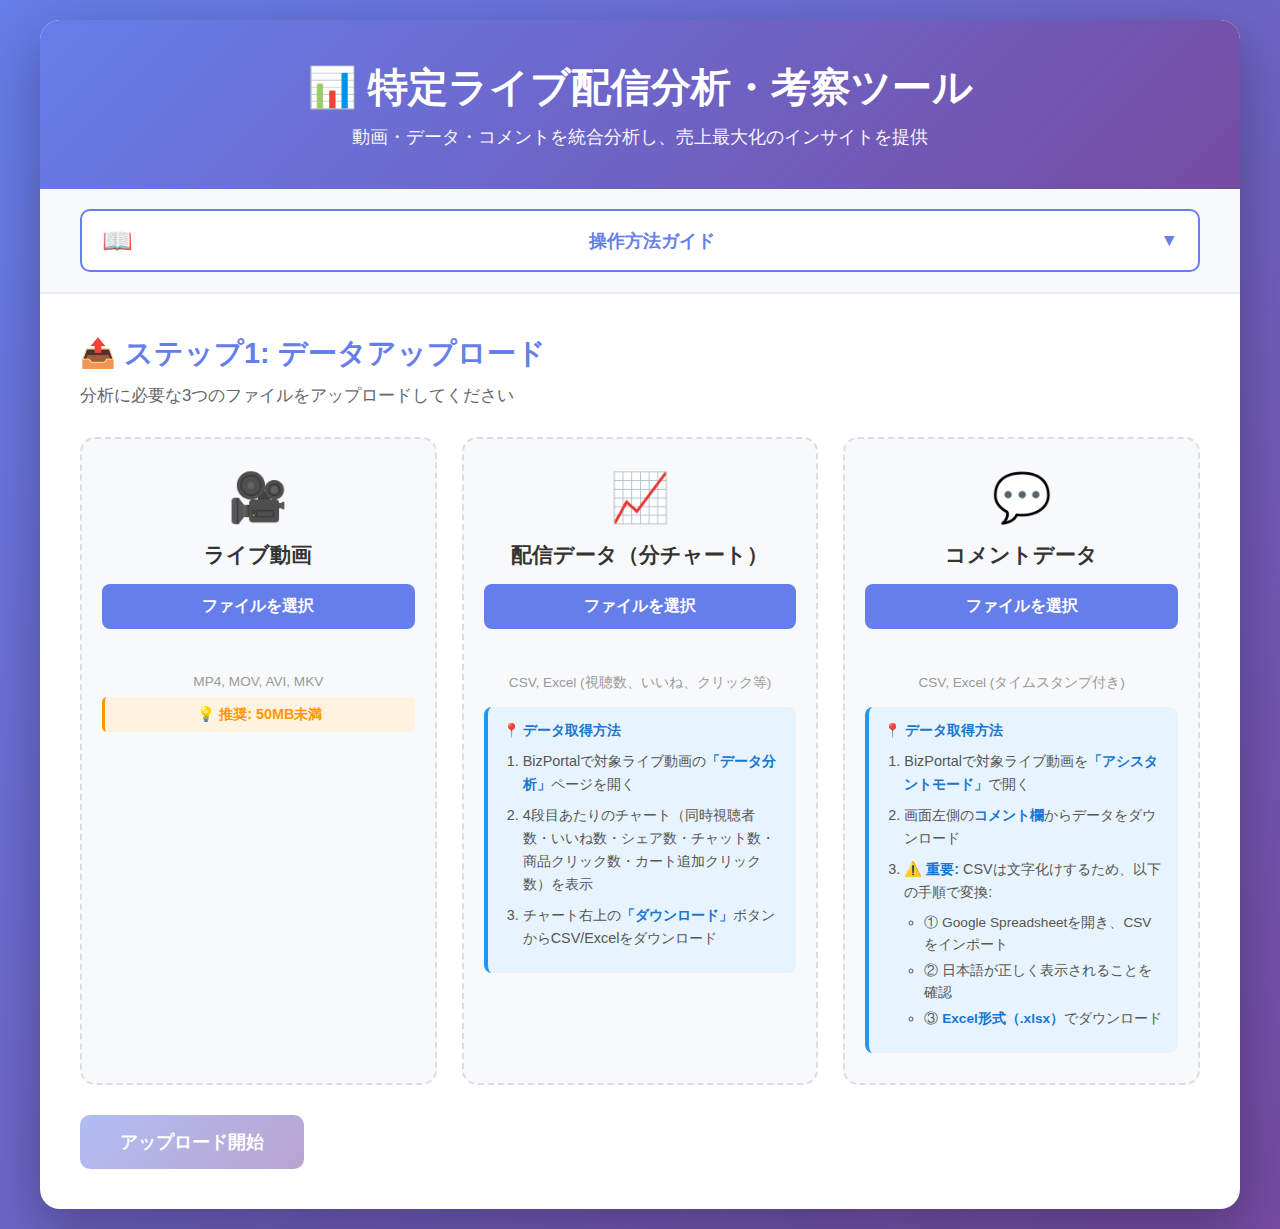
<file: templates/index.html>
<!DOCTYPE html>
<html lang="ja">
<head>
    <meta charset="UTF-8">
    <meta name="viewport" content="width=device-width, initial-scale=1.0">
    <title>特定ライブ配信分析・考察ツール</title>
    <link rel="stylesheet" href="/static/css/style.css">
</head>
<body>
    <div class="container">
        <!-- Header -->
        <header class="header">
            <h1>📊 特定ライブ配信分析・考察ツール</h1>
            <p class="subtitle">動画・データ・コメントを統合分析し、売上最大化のインサイトを提供</p>
        </header>

        <!-- User Guide Section (Collapsible) -->
        <section class="guide-section">
            <button class="guide-toggle" id="guideToggle">
                <span class="guide-icon">📖</span>
                <span class="guide-title">操作方法ガイド</span>
                <span class="toggle-icon" id="toggleIcon">▼</span>
            </button>
            <div class="guide-content" id="guideContent" style="display: none;">
                <div class="guide-inner">
                    <h3>🎯 このツールでできること</h3>
                    <p>ライブ配信の動画・配信データ・視聴者コメントを統合分析し、<strong>12スライドの詳細レポート</strong>を自動生成します。</p>
                    
                    <h3>📋 必要なファイル</h3>
                    <div class="guide-requirements">
                        <div class="requirement-item">
                            <h4>1. ライブ動画ファイル</h4>
                            <ul>
                                <li>形式: MP4, MOV, AVI, MKV</li>
                                <li><strong>推奨サイズ: 50MB未満</strong></li>
                                <li>内容: 実際のライブ配信の録画</li>
                                <li>用途: 動画内イベント（商品紹介、実演等）の分析</li>
                            </ul>
                        </div>
                        <div class="requirement-item">
                            <h4>2. 配信データ（分チャート）</h4>
                            <ul>
                                <li>形式: CSV または Excel (.xlsx, .xls)</li>
                                <li>必須列: 経過時間(分)、視聴者数、いいね数、コメント数、クリック数</li>
                                <li>例: 1分ごとの視聴者数やクリック数の推移データ</li>
                                <li>用途: 時系列トレンド分析、ピーク検出</li>
                            </ul>
                        </div>
                        <div class="requirement-item">
                            <h4>3. コメントデータ</h4>
                            <ul>
                                <li>形式: CSV または Excel (.xlsx, .xls)</li>
                                <li>必須列: コメント本文、タイムスタンプ（時刻または経過時間）</li>
                                <li>推奨列: ユーザー名、メッセージID</li>
                                <li>用途: コメント分類（質問/驚き/購入意志等）、エンゲージメント分析</li>
                            </ul>
                        </div>
                    </div>

                    <h3>🚀 使い方（3ステップ）</h3>
                    <div class="guide-steps">
                        <div class="step-item">
                            <div class="step-number">1</div>
                            <div class="step-content">
                                <h4>ファイルアップロード</h4>
                                <p>上記3つのファイルを選択し、「アップロード開始」ボタンをクリック</p>
                            </div>
                        </div>
                        <div class="step-item">
                            <div class="step-number">2</div>
                            <div class="step-content">
                                <h4>分析実行とレポートダウンロード</h4>
                                <p>「🚀 分析開始」ボタンをクリック（処理時間: 3〜5分）<br>
                                完了後、PowerPointレポートをダウンロード</p>
                            </div>
                        </div>
                        <div class="step-item">
                            <div class="step-number">3</div>
                            <div class="step-content">
                                <h4>Genspark AIスライド生成（オプション）</h4>
                                <p>より高品質なスライドが必要な場合：<br>
                                ① 画面に表示される「Genspark AIスライド生成用プロンプト」をコピー<br>
                                ② Slack経由でGensparkユーザーに転送<br>
                                ③ Gensparkユーザーがデザイン性の高いスライドを作成</p>
                            </div>
                        </div>
                    </div>

                    <h3>📊 生成されるレポート内容</h3>
                    <div class="guide-output">
                        <p><strong>12スライド構成の詳細レポート：</strong></p>
                        <ol>
                            <li>カバーページ（タイトル、配信概要）</li>
                            <li>主要KPIサマリー（6指標）</li>
                            <li>時系列分析(1) 視聴者数推移</li>
                            <li>時系列分析(2) クリック数推移</li>
                            <li>時系列分析(3) エンゲージメント推移</li>
                            <li>単一指標分析 - 視聴者数</li>
                            <li>単一指標分析 - クリック数</li>
                            <li>単一指標分析 - エンゲージメント</li>
                            <li>複数指標分析 - 視聴×クリック相関</li>
                            <li>コメント定量分析（6カテゴリ分類）</li>
                            <li>総合考察（成功要因と課題）</li>
                            <li>アクションプラン（次回配信への提案）</li>
                        </ol>
                    </div>

                    <h3>💡 ヒント</h3>
                    <ul class="guide-tips">
                        <li>動画サイズが大きい場合は、事前に圧縮することをお勧めします</li>
                        <li>データファイルの列名は日本語・英語どちらでも自動認識します</li>
                        <li>ファイル名は任意ですが、内容で自動判別します</li>
                        <li>分析には3〜5分程度かかります（動画の長さによる）</li>
                        <li>生成されたレポートはPowerPoint形式でダウンロードできます</li>
                    </ul>
                </div>
            </div>
        </section>

        <!-- Upload Section -->
        <section class="upload-section" id="uploadSection">
            <h2>📤 ステップ1: データアップロード</h2>
            <p class="section-description">分析に必要な3つのファイルをアップロードしてください</p>
            
            <div class="upload-grid">
                <!-- Video Upload -->
                <div class="upload-box">
                    <div class="upload-icon">🎥</div>
                    <h3>ライブ動画</h3>
                    <input type="file" id="videoFile" accept=".mp4,.mov,.avi,.mkv" class="file-input">
                    <label for="videoFile" class="file-label">
                        <span class="file-text">ファイルを選択</span>
                    </label>
                    <p class="file-name" id="videoFileName"></p>
                    <p class="file-hint">MP4, MOV, AVI, MKV</p>
                    <p class="file-recommendation">💡 推奨: 50MB未満</p>
                </div>

                <!-- Data Upload -->
                <div class="upload-box">
                    <div class="upload-icon">📈</div>
                    <h3>配信データ（分チャート）</h3>
                    <input type="file" id="dataFile" accept=".csv,.xlsx,.xls" class="file-input">
                    <label for="dataFile" class="file-label">
                        <span class="file-text">ファイルを選択</span>
                    </label>
                    <p class="file-name" id="dataFileName"></p>
                    <p class="file-hint">CSV, Excel (視聴数、いいね、クリック等)</p>
                    <div class="data-source-info">
                        <p class="info-title">📍 データ取得方法</p>
                        <ol class="info-steps">
                            <li>BizPortalで対象ライブ動画の<strong>「データ分析」</strong>ページを開く</li>
                            <li>4段目あたりのチャート（同時視聴者数・いいね数・シェア数・チャット数・商品クリック数・カート追加クリック数）を表示</li>
                            <li>チャート右上の<strong>「ダウンロード」</strong>ボタンからCSV/Excelをダウンロード</li>
                        </ol>
                    </div>
                </div>

                <!-- Comments Upload -->
                <div class="upload-box">
                    <div class="upload-icon">💬</div>
                    <h3>コメントデータ</h3>
                    <input type="file" id="commentsFile" accept=".csv,.xlsx,.xls" class="file-input">
                    <label for="commentsFile" class="file-label">
                        <span class="file-text">ファイルを選択</span>
                    </label>
                    <p class="file-name" id="commentsFileName"></p>
                    <p class="file-hint">CSV, Excel (タイムスタンプ付き)</p>
                    <div class="data-source-info">
                        <p class="info-title">📍 データ取得方法</p>
                        <ol class="info-steps">
                            <li>BizPortalで対象ライブ動画を<strong>「アシスタントモード」</strong>で開く</li>
                            <li>画面左側の<strong>コメント欄</strong>からデータをダウンロード</li>
                            <li><strong>⚠️ 重要:</strong> CSVは文字化けするため、以下の手順で変換:
                                <ul class="sub-steps">
                                    <li>① Google Spreadsheetを開き、CSVをインポート</li>
                                    <li>② 日本語が正しく表示されることを確認</li>
                                    <li>③ <strong>Excel形式（.xlsx）</strong>でダウンロード</li>
                                </ul>
                            </li>
                        </ol>
                    </div>
                </div>
            </div>

            <button id="uploadBtn" class="btn btn-primary" disabled>
                アップロード開始
            </button>

            <div id="uploadProgress" class="progress-container" style="display: none;">
                <div class="progress-bar">
                    <div class="progress-fill" id="uploadProgressBar"></div>
                </div>
                <p class="progress-text" id="uploadProgressText">アップロード中...</p>
            </div>
        </section>

        <!-- Analysis Section -->
        <section class="analysis-section" id="analysisSection" style="display: none;">
            <h2>🔍 ステップ2: 分析実行</h2>
            <p class="section-description">アップロードが完了しました。分析を開始してください。</p>
            
            <button id="analyzeBtn" class="btn btn-success">
                🚀 分析開始
            </button>

            <div id="analysisProgress" class="progress-container" style="display: none;">
                <div class="spinner"></div>
                <p class="progress-text" id="analysisProgressText">分析中... この処理には数分かかる場合があります</p>
            </div>
        </section>

        <!-- Results Section (Download + Genspark Prompt) -->
        <section class="report-section" id="reportSection" style="display: none;">
            <h2>✅ 分析完了</h2>
            <p class="section-description">レポートが生成されました。以下からダウンロードしてください。</p>
            
            <!-- Download Button -->
            <div class="download-container">
                <button id="downloadPptxBtn" class="btn btn-download">
                    📥 PowerPointレポートをダウンロード
                </button>
            </div>

            <!-- Genspark AI Prompt Section -->
            <div class="genspark-prompt-container">
                <h3>🎨 Genspark AIスライド生成用プロンプト</h3>
                <p class="prompt-description">
                    以下のプロンプトをコピーして、Genspark AIスライド機能で使用してください。<br>
                    より高品質でデザイン性の高いスライドを生成できます。
                </p>
                
                <div class="prompt-box">
                    <button id="copyPromptBtn" class="btn btn-copy">📋 コピー</button>
                    <pre id="gensparkPrompt" class="prompt-text"><!-- Genspark prompt will be inserted here --></pre>
                </div>
                
                <div class="prompt-guide">
                    <h4>📤 次のステップ</h4>
                    <ol>
                        <li>上記のプロンプトを「コピー」ボタンでコピーします</li>
                        <li>コピーしたプロンプトをSlack経由でGensparkユーザーに転送してください</li>
                        <li>Gensparkユーザーがスライド加工を行います</li>
                        <li>完成したスライドが納品されます</li>
                    </ol>
                </div>
            </div>

            <button id="newAnalysisBtn" class="btn btn-secondary">
                🔄 新しい分析を開始
            </button>
        </section>

        <!-- Error Message -->
        <div id="errorMessage" class="error-message" style="display: none;">
            <span class="error-icon">⚠️</span>
            <span id="errorText"></span>
        </div>
    </div>

    <script src="/static/js/main.js"></script>
</body>
</html>
</file>
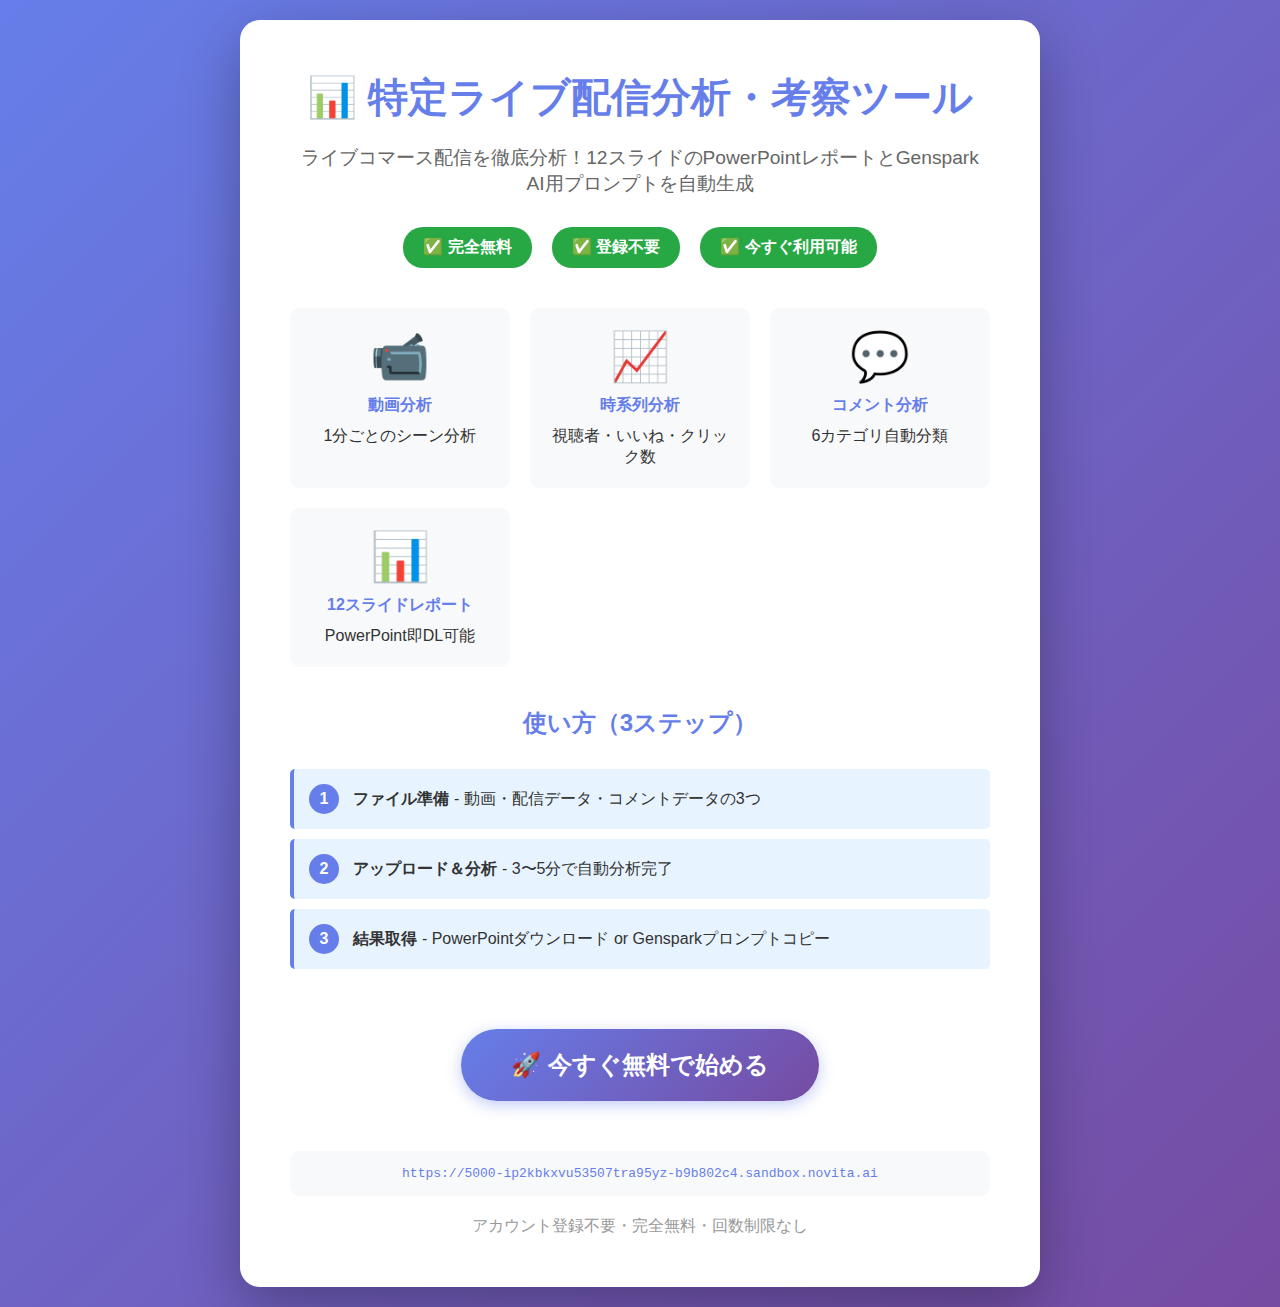
<file: static/share.html>
<!DOCTYPE html>
<html lang="ja">
<head>
    <meta charset="UTF-8">
    <meta name="viewport" content="width=device-width, initial-scale=1.0">
    <meta name="description" content="ライブコマース配信を徹底分析！動画・データ・コメントから12スライドのPowerPointレポートとGenspark AI用プロンプトを自動生成。完全無料・登録不要。">
    <meta property="og:title" content="特定ライブ配信分析・考察ツール - 無料公開中">
    <meta property="og:description" content="ライブコマース配信を徹底分析！12スライドのPowerPointレポートを自動生成。完全無料・登録不要。">
    <meta property="og:type" content="website">
    <meta property="og:url" content="https://5000-ip2kbkxvu53507tra95yz-b9b802c4.sandbox.novita.ai">
    <title>特定ライブ配信分析・考察ツール - シェアページ</title>
    <style>
        * {
            margin: 0;
            padding: 0;
            box-sizing: border-box;
        }
        
        body {
            font-family: 'Segoe UI', Tahoma, Geneva, Verdana, sans-serif;
            background: linear-gradient(135deg, #667eea 0%, #764ba2 100%);
            color: #333;
            min-height: 100vh;
            display: flex;
            justify-content: center;
            align-items: center;
            padding: 20px;
        }
        
        .container {
            max-width: 800px;
            background: white;
            border-radius: 20px;
            box-shadow: 0 20px 60px rgba(0,0,0,0.3);
            padding: 50px;
            text-align: center;
        }
        
        h1 {
            font-size: 2.5em;
            color: #667eea;
            margin-bottom: 20px;
        }
        
        .subtitle {
            font-size: 1.2em;
            color: #666;
            margin-bottom: 30px;
        }
        
        .features {
            display: grid;
            grid-template-columns: repeat(auto-fit, minmax(200px, 1fr));
            gap: 20px;
            margin: 40px 0;
        }
        
        .feature {
            padding: 20px;
            background: #f8f9fa;
            border-radius: 10px;
            transition: transform 0.3s ease;
        }
        
        .feature:hover {
            transform: translateY(-5px);
        }
        
        .feature-icon {
            font-size: 3em;
            margin-bottom: 10px;
        }
        
        .feature-title {
            font-weight: bold;
            color: #667eea;
            margin-bottom: 10px;
        }
        
        .cta-button {
            display: inline-block;
            padding: 20px 50px;
            background: linear-gradient(135deg, #667eea 0%, #764ba2 100%);
            color: white;
            text-decoration: none;
            border-radius: 50px;
            font-size: 1.5em;
            font-weight: bold;
            margin: 30px 0;
            transition: all 0.3s ease;
            box-shadow: 0 4px 15px rgba(102, 126, 234, 0.4);
        }
        
        .cta-button:hover {
            transform: translateY(-3px);
            box-shadow: 0 6px 20px rgba(102, 126, 234, 0.6);
        }
        
        .url-box {
            background: #f8f9fa;
            padding: 15px;
            border-radius: 10px;
            margin: 20px 0;
            word-break: break-all;
            font-family: monospace;
            color: #667eea;
        }
        
        .badges {
            display: flex;
            justify-content: center;
            gap: 20px;
            margin: 30px 0;
            flex-wrap: wrap;
        }
        
        .badge {
            padding: 10px 20px;
            background: #28a745;
            color: white;
            border-radius: 20px;
            font-weight: bold;
        }
        
        .steps {
            text-align: left;
            margin: 30px 0;
        }
        
        .step {
            padding: 15px;
            margin: 10px 0;
            background: #e7f3ff;
            border-left: 4px solid #667eea;
            border-radius: 5px;
        }
        
        .step-number {
            display: inline-block;
            width: 30px;
            height: 30px;
            background: #667eea;
            color: white;
            border-radius: 50%;
            text-align: center;
            line-height: 30px;
            font-weight: bold;
            margin-right: 10px;
        }
    </style>
</head>
<body>
    <div class="container">
        <h1>📊 特定ライブ配信分析・考察ツール</h1>
        <p class="subtitle">ライブコマース配信を徹底分析！12スライドのPowerPointレポートとGenspark AI用プロンプトを自動生成</p>
        
        <div class="badges">
            <span class="badge">✅ 完全無料</span>
            <span class="badge">✅ 登録不要</span>
            <span class="badge">✅ 今すぐ利用可能</span>
        </div>
        
        <div class="features">
            <div class="feature">
                <div class="feature-icon">📹</div>
                <div class="feature-title">動画分析</div>
                <p>1分ごとのシーン分析</p>
            </div>
            <div class="feature">
                <div class="feature-icon">📈</div>
                <div class="feature-title">時系列分析</div>
                <p>視聴者・いいね・クリック数</p>
            </div>
            <div class="feature">
                <div class="feature-icon">💬</div>
                <div class="feature-title">コメント分析</div>
                <p>6カテゴリ自動分類</p>
            </div>
            <div class="feature">
                <div class="feature-icon">📊</div>
                <div class="feature-title">12スライドレポート</div>
                <p>PowerPoint即DL可能</p>
            </div>
        </div>
        
        <h2 style="color: #667eea; margin: 40px 0 20px 0;">使い方（3ステップ）</h2>
        
        <div class="steps">
            <div class="step">
                <span class="step-number">1</span>
                <strong>ファイル準備</strong> - 動画・配信データ・コメントデータの3つ
            </div>
            <div class="step">
                <span class="step-number">2</span>
                <strong>アップロード＆分析</strong> - 3〜5分で自動分析完了
            </div>
            <div class="step">
                <span class="step-number">3</span>
                <strong>結果取得</strong> - PowerPointダウンロード or Gensparkプロンプトコピー
            </div>
        </div>
        
        <a href="https://5000-ip2kbkxvu53507tra95yz-b9b802c4.sandbox.novita.ai" class="cta-button">
            🚀 今すぐ無料で始める
        </a>
        
        <div class="url-box">
            https://5000-ip2kbkxvu53507tra95yz-b9b802c4.sandbox.novita.ai
        </div>
        
        <p style="color: #999; margin-top: 20px;">
            アカウント登録不要・完全無料・回数制限なし
        </p>
    </div>
</body>
</html>
</file>
<file: static/css/style.css>
/* Reset and Base Styles */
* {
    margin: 0;
    padding: 0;
    box-sizing: border-box;
}

body {
    font-family: -apple-system, BlinkMacSystemFont, 'Segoe UI', Roboto, 'Helvetica Neue', Arial, sans-serif;
    background: linear-gradient(135deg, #667eea 0%, #764ba2 100%);
    min-height: 100vh;
    padding: 20px;
    color: #333;
}

.container {
    max-width: 1200px;
    margin: 0 auto;
    background: white;
    border-radius: 20px;
    box-shadow: 0 20px 60px rgba(0, 0, 0, 0.3);
    overflow: hidden;
}

/* Header */
.header {
    background: linear-gradient(135deg, #667eea 0%, #764ba2 100%);
    color: white;
    padding: 40px;
    text-align: center;
}

.header h1 {
    font-size: 2.5em;
    margin-bottom: 10px;
    font-weight: 700;
}

.subtitle {
    font-size: 1.1em;
    opacity: 0.95;
}

/* Section Styles */
section {
    padding: 40px;
}

section h2 {
    font-size: 1.8em;
    margin-bottom: 10px;
    color: #667eea;
    font-weight: 600;
}

.section-description {
    color: #666;
    margin-bottom: 30px;
    font-size: 1.05em;
}

/* Upload Section */
.upload-grid {
    display: grid;
    grid-template-columns: repeat(auto-fit, minmax(280px, 1fr));
    gap: 25px;
    margin-bottom: 30px;
}

.upload-box {
    background: #f8f9fa;
    border: 2px dashed #ddd;
    border-radius: 15px;
    padding: 30px 20px;
    text-align: center;
    transition: all 0.3s ease;
}

.upload-box:hover {
    border-color: #667eea;
    background: #f0f4ff;
    transform: translateY(-5px);
    box-shadow: 0 10px 25px rgba(102, 126, 234, 0.15);
}

.upload-icon {
    font-size: 3em;
    margin-bottom: 15px;
}

.upload-box h3 {
    font-size: 1.3em;
    margin-bottom: 15px;
    color: #333;
}

.file-input {
    display: none;
}

.file-label {
    display: inline-block;
    background: #667eea;
    color: white;
    padding: 12px 30px;
    border-radius: 8px;
    cursor: pointer;
    transition: all 0.3s ease;
    font-weight: 600;
}

.file-label:hover {
    background: #5568d3;
    transform: scale(1.05);
}

.file-name {
    margin-top: 15px;
    color: #667eea;
    font-weight: 600;
    min-height: 20px;
    word-break: break-all;
}

.file-hint {
    margin-top: 10px;
    font-size: 0.85em;
    color: #999;
}

/* Buttons */
.btn {
    display: inline-block;
    padding: 15px 40px;
    font-size: 1.1em;
    font-weight: 600;
    border: none;
    border-radius: 10px;
    cursor: pointer;
    transition: all 0.3s ease;
    text-align: center;
}

.btn:disabled {
    opacity: 0.5;
    cursor: not-allowed;
}

.btn-primary {
    background: linear-gradient(135deg, #667eea 0%, #764ba2 100%);
    color: white;
}

.btn-primary:hover:not(:disabled) {
    transform: translateY(-2px);
    box-shadow: 0 10px 30px rgba(102, 126, 234, 0.4);
}

.btn-success {
    background: linear-gradient(135deg, #11998e 0%, #38ef7d 100%);
    color: white;
}

.btn-success:hover {
    transform: translateY(-2px);
    box-shadow: 0 10px 30px rgba(56, 239, 125, 0.4);
}

.btn-secondary {
    background: #6c757d;
    color: white;
    margin-top: 30px;
}

.btn-secondary:hover {
    background: #5a6268;
    transform: translateY(-2px);
}

/* Progress */
.progress-container {
    margin-top: 30px;
    text-align: center;
}

.progress-bar {
    width: 100%;
    height: 30px;
    background: #e9ecef;
    border-radius: 15px;
    overflow: hidden;
    margin-bottom: 15px;
}

.progress-fill {
    height: 100%;
    background: linear-gradient(135deg, #667eea 0%, #764ba2 100%);
    width: 0%;
    transition: width 0.3s ease;
}

.progress-text {
    color: #666;
    font-weight: 600;
}

.spinner {
    border: 4px solid #f3f3f3;
    border-top: 4px solid #667eea;
    border-radius: 50%;
    width: 50px;
    height: 50px;
    animation: spin 1s linear infinite;
    margin: 0 auto 20px;
}

@keyframes spin {
    0% { transform: rotate(0deg); }
    100% { transform: rotate(360deg); }
}

/* Stats Grid */
.stats-grid {
    display: grid;
    grid-template-columns: repeat(auto-fit, minmax(200px, 1fr));
    gap: 20px;
    margin-bottom: 40px;
}

.stat-card {
    background: linear-gradient(135deg, #667eea 0%, #764ba2 100%);
    color: white;
    padding: 25px;
    border-radius: 15px;
    text-align: center;
    box-shadow: 0 5px 15px rgba(102, 126, 234, 0.3);
}

.stat-card h4 {
    font-size: 0.9em;
    opacity: 0.9;
    margin-bottom: 10px;
    font-weight: 500;
}

.stat-card .stat-value {
    font-size: 2.2em;
    font-weight: 700;
    margin-bottom: 5px;
}

/* Charts */
.chart-container {
    margin-bottom: 40px;
    background: #f8f9fa;
    padding: 30px;
    border-radius: 15px;
}

.chart-container h3 {
    font-size: 1.5em;
    margin-bottom: 20px;
    color: #333;
}

.chart-image {
    width: 100%;
    border-radius: 10px;
    box-shadow: 0 5px 15px rgba(0, 0, 0, 0.1);
}

/* Analysis Container */
.analysis-container {
    margin-bottom: 40px;
    background: #fff;
    padding: 30px;
    border-radius: 15px;
    border: 2px solid #e9ecef;
}

.analysis-container h3 {
    font-size: 1.5em;
    margin-bottom: 20px;
    color: #333;
}

.metric-section {
    margin-bottom: 30px;
}

.metric-section h4 {
    color: #667eea;
    font-size: 1.2em;
    margin-bottom: 15px;
    padding-bottom: 10px;
    border-bottom: 2px solid #e9ecef;
}

.peak-item {
    background: #f8f9fa;
    padding: 15px;
    border-radius: 8px;
    margin-bottom: 10px;
    border-left: 4px solid #667eea;
}

.peak-item strong {
    color: #667eea;
}

/* Category Details */
.category-details {
    margin-top: 25px;
}

.category-item {
    background: white;
    padding: 15px;
    border-radius: 8px;
    margin-bottom: 15px;
    border: 1px solid #e9ecef;
}

.category-item h5 {
    color: #667eea;
    margin-bottom: 10px;
    font-size: 1.1em;
}

.category-item .count {
    font-size: 1.5em;
    font-weight: 700;
    color: #764ba2;
    margin-bottom: 10px;
}

.category-examples {
    background: #f8f9fa;
    padding: 12px;
    border-radius: 6px;
    font-size: 0.9em;
    color: #666;
}

/* Recommendations */
.recommendations-container {
    background: #f8f9fa;
    padding: 30px;
    border-radius: 15px;
    margin-bottom: 30px;
}

.recommendations-container h3 {
    font-size: 1.5em;
    margin-bottom: 25px;
    color: #333;
}

.recommendation-section {
    margin-bottom: 30px;
    padding: 20px;
    border-radius: 10px;
}

.recommendation-section h4 {
    font-size: 1.2em;
    margin-bottom: 15px;
    font-weight: 600;
}

.good-points {
    background: #d4edda;
    border-left: 5px solid #28a745;
}

.good-points h4 {
    color: #155724;
}

.improvements {
    background: #fff3cd;
    border-left: 5px solid #ffc107;
}

.improvements h4 {
    color: #856404;
}

.next-actions {
    background: #d1ecf1;
    border-left: 5px solid #17a2b8;
}

.next-actions h4 {
    color: #0c5460;
}

.recommendation-section ul {
    list-style: none;
    padding-left: 0;
}

.recommendation-section li {
    padding: 10px 0;
    padding-left: 30px;
    position: relative;
    line-height: 1.6;
}

.recommendation-section li:before {
    content: "▶";
    position: absolute;
    left: 0;
    color: #667eea;
    font-weight: 600;
}

/* Error Message */
.error-message {
    background: #f8d7da;
    color: #721c24;
    padding: 20px;
    border-radius: 10px;
    margin: 20px 40px;
    border: 1px solid #f5c6cb;
    display: flex;
    align-items: center;
    gap: 15px;
}

.error-icon {
    font-size: 1.5em;
}

/* Download Container */
.download-container {
    text-align: center;
    margin: 30px 0;
}

.btn-download {
    background: linear-gradient(135deg, #667eea 0%, #764ba2 100%);
    color: white;
    font-size: 1.2em;
    padding: 15px 40px;
    border: none;
    border-radius: 10px;
    cursor: pointer;
    transition: all 0.3s ease;
    box-shadow: 0 4px 15px rgba(102, 126, 234, 0.4);
}

.btn-download:hover {
    transform: translateY(-2px);
    box-shadow: 0 6px 20px rgba(102, 126, 234, 0.6);
}

/* Genspark Prompt Container */
.genspark-prompt-container {
    margin-top: 40px;
    padding: 30px;
    background: white;
    border-radius: 15px;
    box-shadow: 0 2px 10px rgba(0,0,0,0.1);
}

.genspark-prompt-container h3 {
    color: #667eea;
    margin-bottom: 15px;
    font-size: 1.5em;
}

.prompt-description {
    color: #666;
    margin-bottom: 20px;
    line-height: 1.6;
}

.prompt-box {
    position: relative;
    background: #f8f9fa;
    border: 2px solid #e9ecef;
    border-radius: 10px;
    padding: 20px;
    margin: 20px 0;
}

.btn-copy {
    position: absolute;
    top: 15px;
    right: 15px;
    background: #667eea;
    color: white;
    border: none;
    padding: 8px 20px;
    border-radius: 5px;
    cursor: pointer;
    transition: all 0.3s ease;
    font-size: 0.9em;
}

.btn-copy:hover {
    background: #5568d3;
    transform: scale(1.05);
}

.btn-copy:active {
    transform: scale(0.95);
}

.prompt-text {
    background: white;
    padding: 20px;
    border-radius: 8px;
    font-family: 'Courier New', monospace;
    font-size: 0.9em;
    line-height: 1.6;
    white-space: pre-wrap;
    word-wrap: break-word;
    max-height: 500px;
    overflow-y: auto;
    margin-top: 10px;
    border: 1px solid #dee2e6;
}

.prompt-guide {
    margin-top: 30px;
    padding: 20px;
    background: #e7f3ff;
    border-left: 4px solid #667eea;
    border-radius: 8px;
}

.prompt-guide h4 {
    color: #667eea;
    margin-bottom: 15px;
    font-size: 1.1em;
}

.prompt-guide ol {
    margin-left: 20px;
    line-height: 2;
}

.prompt-guide li {
    color: #333;
    padding: 5px 0;
}

/* Responsive Design */
@media (max-width: 768px) {
    .header h1 {
        font-size: 1.8em;
    }
    
    .upload-grid {
        grid-template-columns: 1fr;
    }
    
    .stats-grid {
        grid-template-columns: 1fr;
    }
    
    section {
        padding: 25px;
    }
}

/* Guide Section Styles */
.guide-section {
    padding: 20px 40px;
    background: #f8f9fa;
    border-bottom: 2px solid #e9ecef;
}

.guide-toggle {
    width: 100%;
    padding: 15px 20px;
    background: white;
    border: 2px solid #667eea;
    border-radius: 10px;
    cursor: pointer;
    display: flex;
    align-items: center;
    justify-content: space-between;
    font-size: 1.1em;
    font-weight: 600;
    color: #667eea;
    transition: all 0.3s ease;
}

.guide-toggle:hover {
    background: #667eea;
    color: white;
    transform: translateY(-2px);
    box-shadow: 0 4px 12px rgba(102, 126, 234, 0.3);
}

.guide-toggle .guide-icon {
    font-size: 1.4em;
    margin-right: 10px;
}

.guide-toggle .toggle-icon {
    font-size: 1em;
    transition: transform 0.3s ease;
}

.guide-toggle.active .toggle-icon {
    transform: rotate(180deg);
}

.guide-content {
    margin-top: 20px;
    animation: slideDown 0.3s ease;
}

@keyframes slideDown {
    from {
        opacity: 0;
        transform: translateY(-10px);
    }
    to {
        opacity: 1;
        transform: translateY(0);
    }
}

.guide-inner {
    background: white;
    border-radius: 10px;
    padding: 30px;
    box-shadow: 0 2px 8px rgba(0, 0, 0, 0.1);
}

.guide-inner h3 {
    color: #667eea;
    font-size: 1.5em;
    margin-top: 30px;
    margin-bottom: 15px;
    padding-bottom: 10px;
    border-bottom: 2px solid #e9ecef;
}

.guide-inner h3:first-child {
    margin-top: 0;
}

.guide-inner p {
    line-height: 1.8;
    color: #555;
    margin-bottom: 15px;
}

.guide-requirements {
    display: grid;
    grid-template-columns: repeat(auto-fit, minmax(300px, 1fr));
    gap: 20px;
    margin: 20px 0;
}

.requirement-item {
    background: #f8f9fa;
    padding: 20px;
    border-radius: 8px;
    border-left: 4px solid #667eea;
}

.requirement-item h4 {
    color: #333;
    font-size: 1.1em;
    margin-bottom: 10px;
}

.requirement-item ul {
    list-style: none;
    padding: 0;
}

.requirement-item ul li {
    padding: 5px 0;
    padding-left: 20px;
    position: relative;
    color: #666;
    line-height: 1.6;
}

.requirement-item ul li::before {
    content: "▸";
    position: absolute;
    left: 0;
    color: #667eea;
    font-weight: bold;
}

.guide-steps {
    display: flex;
    flex-direction: column;
    gap: 20px;
    margin: 20px 0;
}

.step-item {
    display: flex;
    align-items: flex-start;
    gap: 20px;
    padding: 20px;
    background: #f8f9fa;
    border-radius: 8px;
    transition: all 0.3s ease;
}

.step-item:hover {
    background: #e9ecef;
    transform: translateX(5px);
}

.step-number {
    flex-shrink: 0;
    width: 40px;
    height: 40px;
    background: linear-gradient(135deg, #667eea 0%, #764ba2 100%);
    color: white;
    border-radius: 50%;
    display: flex;
    align-items: center;
    justify-content: center;
    font-size: 1.3em;
    font-weight: bold;
}

.step-content h4 {
    color: #333;
    font-size: 1.1em;
    margin-bottom: 8px;
}

.step-content p {
    color: #666;
    line-height: 1.6;
    margin: 0;
}

.guide-output {
    background: #f8f9fa;
    padding: 20px;
    border-radius: 8px;
    margin: 20px 0;
}

.guide-output ol {
    margin-left: 20px;
    margin-top: 15px;
}

.guide-output ol li {
    padding: 8px 0;
    color: #555;
    line-height: 1.6;
}

.guide-tips {
    list-style: none;
    padding: 0;
}

.guide-tips li {
    padding: 10px 0;
    padding-left: 30px;
    position: relative;
    color: #666;
    line-height: 1.6;
}

.guide-tips li::before {
    content: "💡";
    position: absolute;
    left: 0;
    font-size: 1.2em;
}

/* File Recommendation Style */
.file-recommendation {
    font-size: 0.9em;
    color: #ff9800;
    font-weight: 600;
    margin-top: 8px;
    padding: 8px 12px;
    background: #fff3e0;
    border-radius: 5px;
    border-left: 3px solid #ff9800;
}

/* Responsive */
@media (max-width: 768px) {
    .guide-requirements {
        grid-template-columns: 1fr;
    }
    
    .guide-inner {
        padding: 20px;
    }
    
    .step-item {
        flex-direction: column;
        text-align: center;
    }
    
    .step-number {
        margin: 0 auto;
    }
}

/* Data Source Info Boxes */
.data-source-info {
    background: #e8f4fd;
    border-left: 4px solid #2196F3;
    border-radius: 8px;
    padding: 15px;
    margin-top: 15px;
    text-align: left;
    font-size: 0.9em;
}

.info-title {
    font-weight: 600;
    color: #1976D2;
    margin-bottom: 10px;
    font-size: 0.95em;
}

.info-steps {
    margin: 0;
    padding-left: 20px;
    color: #555;
    line-height: 1.6;
}

.info-steps li {
    margin-bottom: 8px;
}

.info-steps strong {
    color: #1976D2;
    font-weight: 600;
}

.sub-steps {
    margin-top: 8px;
    padding-left: 20px;
    list-style-type: circle;
}

.sub-steps li {
    margin-bottom: 4px;
    font-size: 0.95em;
}

/* Upload box adjustments for better info display */
.upload-box {
    min-height: 400px;
    display: flex;
    flex-direction: column;
}

/* Responsive adjustments for data source info */
@media (max-width: 768px) {
    .data-source-info {
        font-size: 0.85em;
        padding: 12px;
    }
    
    .info-steps {
        padding-left: 15px;
    }
    
    .sub-steps {
        padding-left: 15px;
    }
}
</file>
